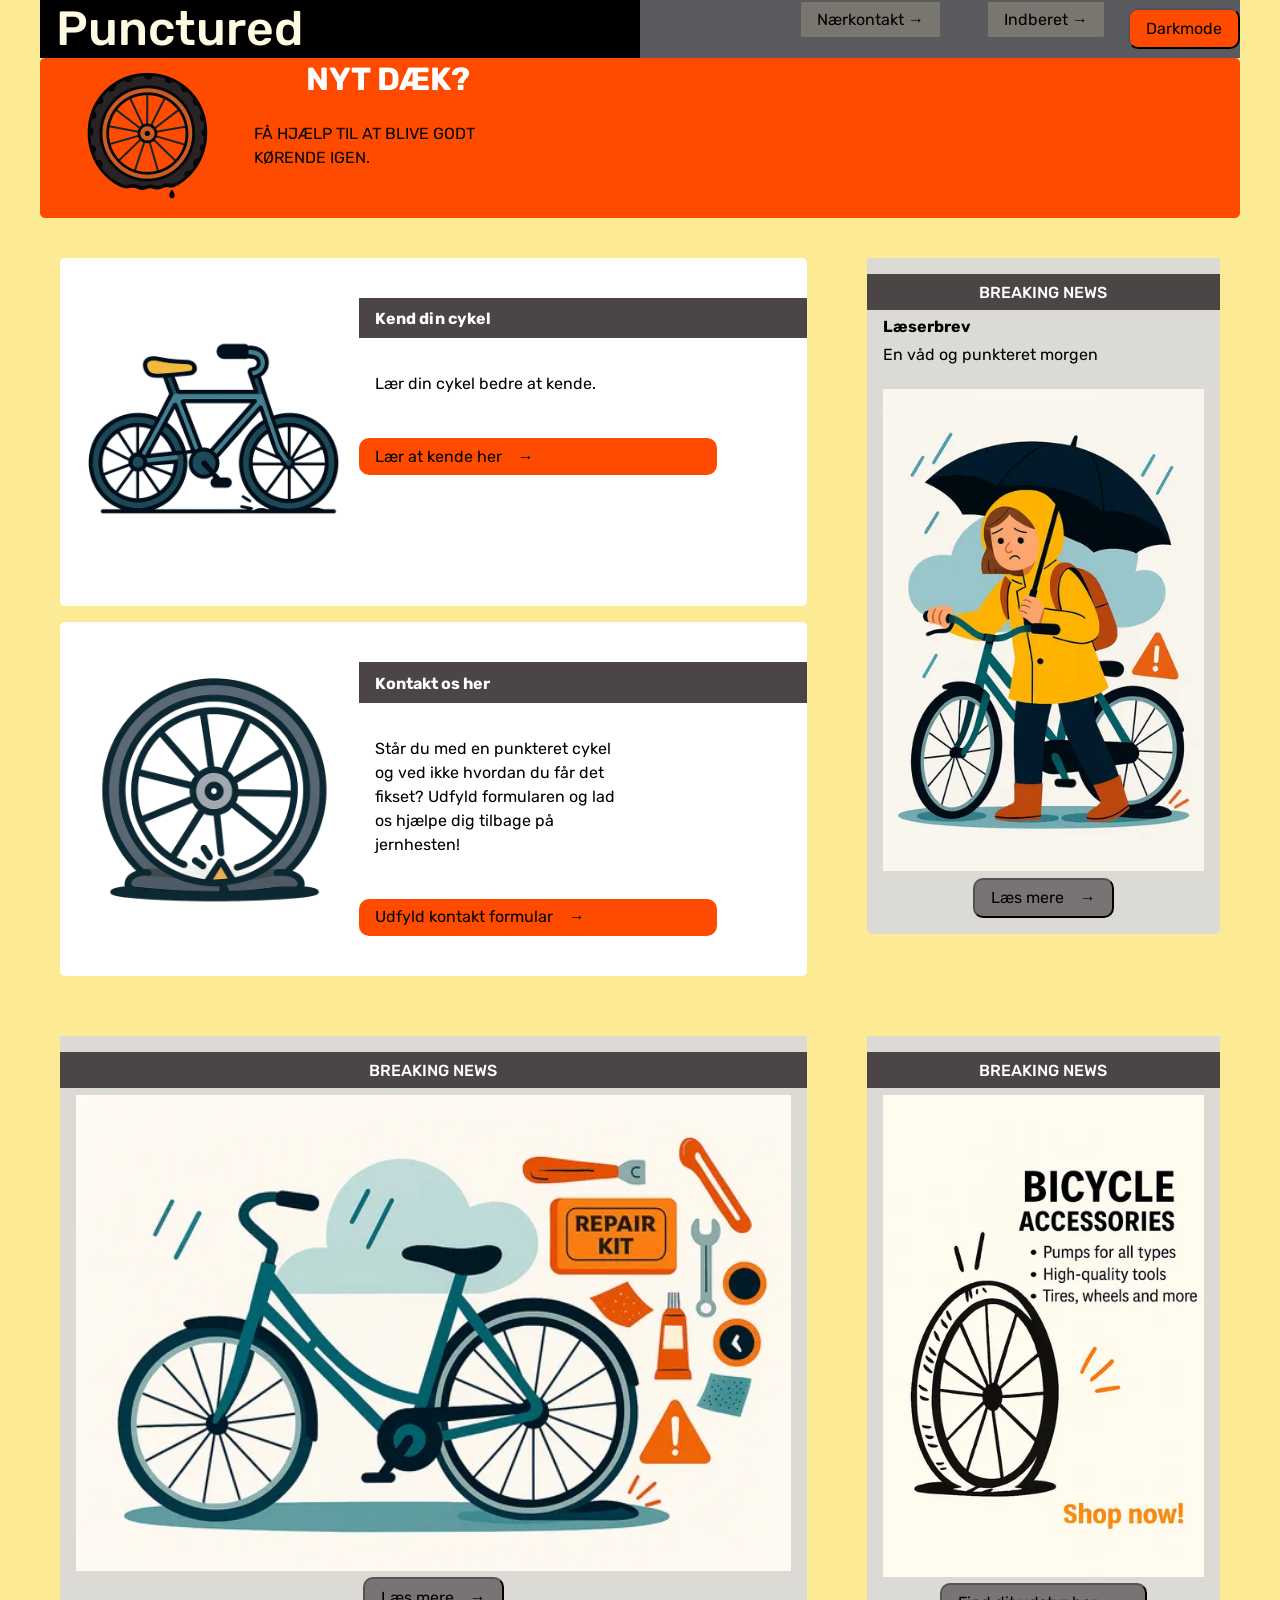
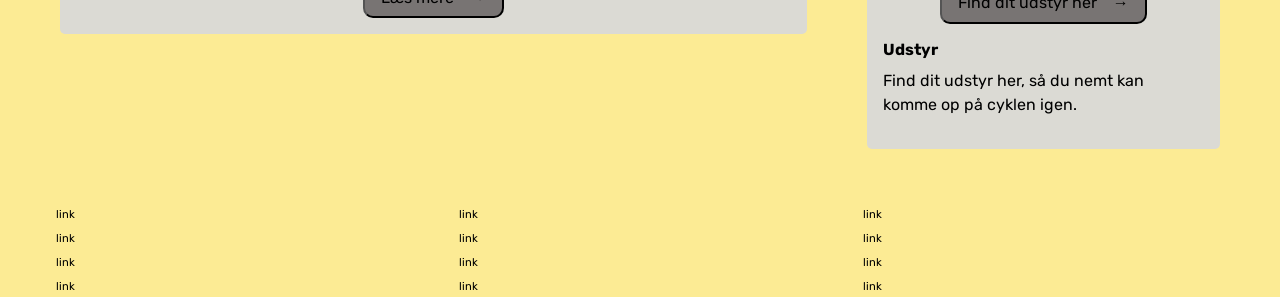
<file: index.html>
<!DOCTYPE html>
<html lang="en">
  <head>
    <meta charset="UTF-8" />
    <meta http-equiv="X-UA-Compatible" content="IE=edge" />
    <meta name="viewport" content="width=device-width, initial-scale=1.0" />
    <link rel="stylesheet" href="css/reset.css" />
    <link rel="stylesheet" href="css/custom.css" />
    <link rel="stylesheet" href="css/fonts.css" />
    <link rel="stylesheet" href="css/general.css" />
    <link rel="stylesheet" href="css/layout.css" />
    <link rel="stylesheet" href="css/burger.css" />
    <link rel="stylesheet" href="css/cards.css" />
    <link rel="stylesheet" href="css/popover.css" />
    <link rel="icon" type="image/png" href="img/fav.png" />
    <title>Emergency Site</title>
  </head>
  <body id="frontpage">
    <header>
      <nav>
        <div id="logotype-wrapper" class="logo">
          <a href="index.html"> Punctured </a>
        </div>
        <ul class="menu">
          <li><a class="menuItem" href="instruction.html">Nærkontakt </a></li>
          <li><a class="menuItem" href="register.html">Indberet</a></li>
          <button id="toggle">Darkmode</button>
        </ul>
        <button class="burger">
          <span class="line"></span>
          <span class="line"></span>
          <span class="line"></span>
        </button>
      </nav>
    </header>
    <main>
      <div class="layout-wrapper">
        <section id="main-disclamer">
          <img src="img/dæk.webp" alt="ICON" class="img1" />
          <div>
            <h1>NYT DÆK?</h1>
            <p>FÅ HJÆLP TIL AT BLIVE GODT KØRENDE IGEN.</p>
          </div>
        </section>
        <section id="daily">
          <article class="daily_card">
            <img src="img/cykel.webp" alt="teaser_img" />
            <div class="daily_text">
              <h2>Kend din cykel</h2>
              <p>Lær din cykel bedre at kende.</p>
              <a href="instruction.html" class="cta_btn">Lær at kende her</a>
            </div>
          </article>
          <article class="daily_card">
            <img src="img/formular.webp" alt="teaser_img" />
            <div class="daily_text">
              <h2>Kontakt os her</h2>
              <p>Står du med en punkteret cykel og ved ikke hvordan du får det fikset? Udfyld formularen og lad os hjælpe dig tilbage på jernhesten!</p>
              <a href="register.html" class="cta_btn">Udfyld kontakt formular</a>
            </div>
          </article>
        </section>

        <section id="Guide">
          <article class="news_card">
            <h2>Læserbrev</h2>
            <p>En våd og punkteret morgen</p>
            <img src="img/punkteret.webp" alt="news_img" />
            <button class="cta_btn" popovertarget="news_popover1">Læs mere</button>
            <div popover id="news_popover1">
              <h4>En våd og punkteret morgen</h4>
              <time class="newsDate">13. APRIL 2025 – KL. 07:14</time>
              <p>
                Tirsdag morgen startede som enhver anden – med kaffe i hånden og cykelhjelmen spændt. Men da jeg trillede ud i regnvejret på vej mod studiet, mærkede jeg hurtigt, at noget var galt. Baghjulet føltes tungt, og da jeg kiggede ned, var
                det tydeligt: punktering. Midt på brostenene, med regnen silende ned, stod jeg og stirrede på et fladt dæk og en lang vej foran mig. Der var ingen cykelhandler i nærheden, og jeg havde ikke tid til at vente på hjælp. Så jeg gjorde det
                eneste mulige – jeg slæbte cyklen med mig. I regnjakke og våde sko traskede jeg gennem byen, mens vandet samlede sig i hælene og humøret sank. Det føltes som en evighed, og da jeg endelig nåede frem, var jeg både gennemblødt og
                forsinket. Det slog mig, hvor sårbar man er, når cyklen svigter – især i et land hvor vi er afhængige af den hver dag. Måske er det på tide, at vi får flere offentlige reparationsstationer eller bedre adgang til nødservice. For en
                punktering bør ikke ødelægge en hel dag.
              </p>
              <button popovertarget="news_popover1">Luk</button>
            </div>
          </article>
        </section>

        <section id="Guide til reperation af cykeldæk">
          <article class="news_card">
            <img src="img/repair.webp" width="10" alt="news_img" />
            <button class="cta_btn" popovertarget="news_popover2">Læs mere</button>
            <div popover id="news_popover2">
              <h4>Guide</h4>
              <p>Udstyr du skal bruge:</p>
              <nav>
                <ol>
                  <li>Dækjern (2 stk)</li>
                  <li>Lappegrej (lapper, sandpapir, lim)</li>
                  <li>Cykelpumpe</li>
                  <li>Vandskål eller sæbevand</li>
                  <li>Markeringspen (valgfrit)</li>
                  <li>Eventuelt en ny slange, hvis den gamle er for beskadiget</li>
                </ol>
              </nav>

              <h3>Sådan gør du:</h3>
              <nav>
                <ol>
                  <li>Tag hjulet af cyklen Hvis det er baghjulet, skal du måske løsne kæden. Læg cyklen på hovedet for nem adgang.</li>
                  <li>Fjern dækket fra fælgen Brug dækjernene til forsigtigt at lirke dækket af. Start ét sted og arbejd dig rundt.</li>
                  <li>Tag slangen ud Når dækket er løsnet, træk slangen ud og pust lidt luft i den.</li>
                  <li>Find hullet Dyp slangen i vand eller brug sæbevand – bobler viser hvor hullet er. Marker stedet.</li>
                  <li>Forbered og lap hullet Tør området og brug sandpapir til at gøre det ru. Påfør lim og vent 1 minut. Tryk lappen fast og hold den i 1-2 minutter.</li>
                  <li>Tjek lappen Pust slangen op og tjek for luftlækage. Hvis alt er tæt, er du klar.</li>
                  <li>Monter slangen og dækket igen Læg slangen tilbage i dækket, og brug dækjernene til at få dækket på plads. Pust op til korrekt tryk.</li>
                  <li>Sæt hjulet på cyklen Sørg for at kæden og bremser sidder korrekt.</li>
                  <li>Med lidt øvelse kan du klare det på 15–20 minutter. Det sparer både tid og penge – og du slipper for at slæbe cyklen i regnvejr!</li>
                </ol>
              </nav>
              <button popovertarget="news_popover2">Luk</button>
            </div>
          </article>
        </section>
        <section id="Stort udvalg af cykeludstyr">
          <article class="news_card">
            <img src="img/salg.webp" alt="Udstyr" />
            <button class="cta_btn" popovertarget="news_popover3">Find dit udstyr her</button>
            <h3>Udstyr</h3>
            <p>Find dit udstyr her, så du nemt kan komme op på cyklen igen.</p>
            <div popover id="news_popover3">
              <nav>
                <h3>Klar til alle cykeldage – med det rigtige udstyr!</h3>
                <p>
                  Uanset om du pendler til studiet, cruiser gennem byen eller tager på weekendtur, er det rigtige cykeludstyr nøglen til en god oplevelse. Hos os finder du alt, hvad du har brug for – samlet ét sted. Vi ved, at cyklen er mere end bare
                  transport. Den er frihed, bevægelse og bæredygtighed. Men friheden kræver forberedelse. Derfor har vi samlet et udvalg af praktisk, slidstærkt og stilfuldt cykeludstyr, der gør din hverdag lettere – og din cykeltur sjovere. Værktøj
                  og reparationssæt – så du aldrig står alene med en punktering. Regnjakker og reflekser – fordi vejret ikke skal stoppe dig. 💡 Lygter og hjelme – for sikkerhed og synlighed, dag og nat. Pumper, dækjern og lapper – til tasken, skuret
                  eller studiet. Alt vores udstyr er testet af cyklister – til cyklister. Vi går op i kvalitet, funktion og design, og vi hjælper dig gerne med at finde det, der passer til netop din cykel og dine behov. Og ja – vi har også
                  startpakker til nye cyklister, så du kommer godt i gang uden at glemme det vigtigste. Kom forbi butikken, eller besøg os online. Vi har åbent alle ugens dage, og vi står klar med råd, vejledning og gode tilbud. Cyklen er din ven –
                  udstyret er din sikkerhed. Gør din næste tur bedre med det rigtige gear.
                </p>
              </nav>
              <button popovertarget="news_popover3">Luk</button>
            </div>
          </article>
        </section>
      </div>
    </main>

    <footer>
      <nav class="some">
        <ul>
          <li><a href="">link</a></li>
          <li><a href="">link</a></li>
          <li><a href="">link</a></li>
          <li><a href="">link</a></li>
        </ul>
      </nav>
      <nav class="another">
        <ul>
          <li><a href="">link</a></li>
          <li><a href="">link</a></li>
          <li><a href="">link</a></li>
          <li><a href="">link</a></li>
        </ul>
      </nav>
      <nav class="yetanother">
        <ul>
          <li><a href="">link</a></li>
          <li><a href="">link</a></li>
          <li><a href="">link</a></li>
          <li><a href="">link</a></li>
        </ul>
      </nav>
    </footer>
    <script src="js/burger.js"></script>
    <script src="js/main.js"></script>
  </body>
</html>
</file>
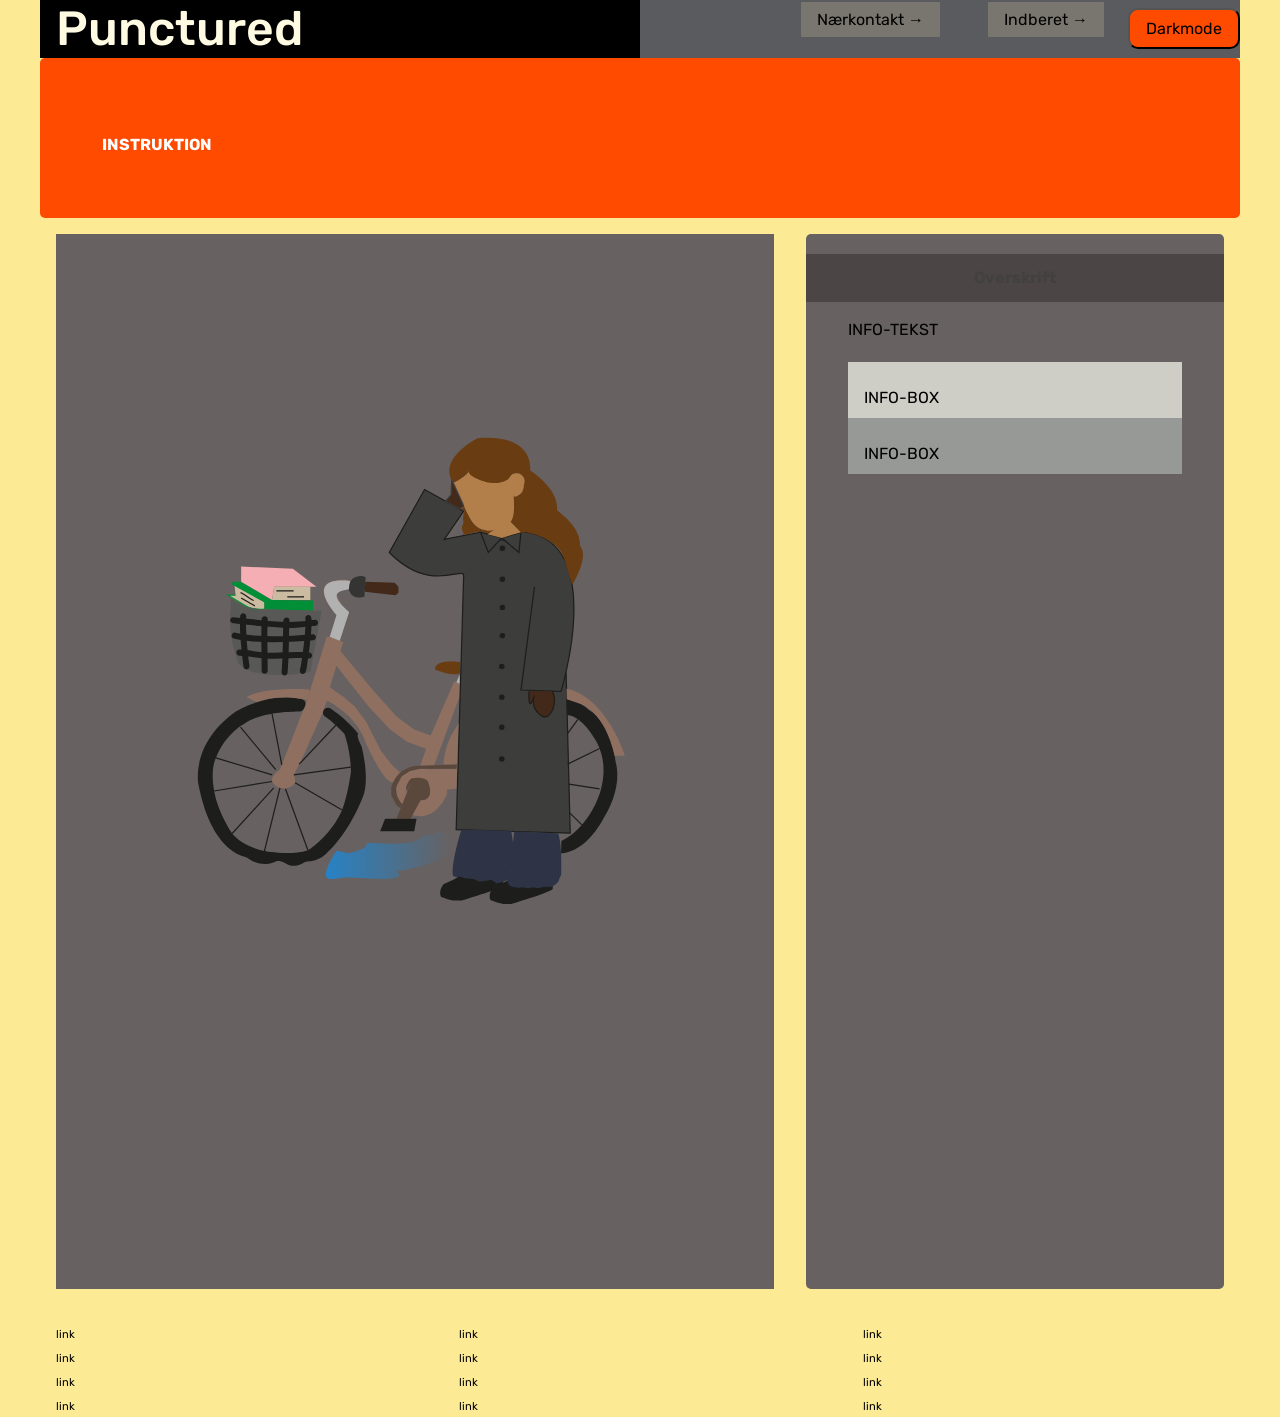
<file: instruction.html>
<!DOCTYPE html>
<html lang="en">
  <head>
    <meta charset="UTF-8" />
    <meta http-equiv="X-UA-Compatible" content="IE=edge" />
    <meta name="viewport" content="width=device-width, initial-scale=1.0" />
    <link rel="stylesheet" href="css/reset.css" />
    <link rel="stylesheet" href="css/custom.css" />
    <link rel="stylesheet" href="css/fonts.css" />
    <link rel="stylesheet" href="css/general.css" />
    <link rel="stylesheet" href="css/layout.css" />
    <link rel="stylesheet" href="css/burger.css" />
    <link rel="stylesheet" href="css/cards.css" />
    <link rel="stylesheet" href="css/infographic.css" />
    <link rel="icon" type="image/png" href="img/fav.png" />
    <title>Emergency Site</title>
  </head>
  <body id="instruction">
    <header>
      <nav>
        <div id="logotype-wrapper" class="logo">
          <a href="index.html"> Punctured</a>
        </div>
        <ul class="menu">
          <li><a class="menuItem" href="instruction.html">Nærkontakt </a></li>
          <li><a class="menuItem" href="register.html">Indberet</a></li>
          <button id="toggle">Darkmode</button>
        </ul>
        <button class="burger">
          <span class="line"></span>
          <span class="line"></span>
          <span class="line"></span>
        </button>
      </nav>
    </header>

    <main>
      <section id="main-disclamer">
        <div>
          <h1>INSTRUKTION</h1>
        </div>
      </section>

      <section class="info-graphic">
        <svg id="Lag_1" xmlns="http://www.w3.org/2000/svg" xmlns:xlink="http://www.w3.org/1999/xlink" version="1.1" viewBox="0 0 595.28 841.89">
          <!-- Generator: Adobe Illustrator 30.0.0, SVG Export Plug-In . SVG Version: 2.1.1 Build 123)  -->
          <defs>
            <style>
              .st0,
              .st1,
              .st2,
              .st3 {
                fill: none;
              }

              .st4 {
                fill: #2fac66;
              }

              .st5 {
                fill: #2e3445;
              }

              .st6,
              .st7,
              .st8,
              .st1,
              .st2,
              .st3,
              .st9,
              .st10,
              .st11 {
                stroke-miterlimit: 10;
              }

              .st6,
              .st12,
              .st9 {
                fill: #432919;
              }

              .st6,
              .st10 {
                stroke: #3d3d3c;
              }

              .st7,
              .st13 {
                fill: #8f7060;
              }

              .st7,
              .st8,
              .st3,
              .st9,
              .st11 {
                stroke: #1d1d1b;
              }

              .st14,
              .st10 {
                fill: #1d1d1b;
              }

              .st15 {
                fill: #f5aeb4;
              }

              .st16 {
                fill: #b1b1b1;
              }

              .st17 {
                fill: #b27f4a;
              }

              .st8,
              .st18 {
                fill: #3d3d3c;
              }

              .st1 {
                stroke: #585857;
              }

              .st19 {
                fill: #693c11;
              }

              .st20 {
                fill: #008e36;
              }

              .st21 {
                fill: url(#Falmende_himmel_2);
              }

              .st2 {
                stroke: #008e36;
              }

              .st22 {
                fill: #585857;
              }

              .st23 {
                fill: #cbbba0;
              }

              .st24 {
                fill: #343433;
              }

              .st11 {
                fill: #521f13;
              }

              .st25 {
                fill: #5b483c;
              }
            </style>
            <linearGradient id="Falmende_himmel_2" data-name="Falmende himmel 2" x1="223.8" y1="498.13" x2="328.85" y2="498.13" gradientUnits="userSpaceOnUse">
              <stop offset="0" stop-color="#2782c5" />
              <stop offset="1" stop-color="#2782c5" stop-opacity="0" />
            </linearGradient>
          </defs>
          <path class="st11" d="M121.05,546.5" />
          <path
            class="st13"
            d="M243.8,271.07l-2.42-.88c-30.89-.88-15.59,20.1-15.59,20.1l6.81,8.95-5.6,18.19h-2.57l-16.2,52.36-22.56,57.79c-14.99,10.12.61,15.25,0,15.11s4.54.73,4.54.73l5.3-2.05,2.73-2.93-.3-3.96-.76-2.64,6.22-12.29,16.92-37.6,4.48-11.81c26.12,14.22,31.1,33.02,31.1,33.02,21.39,47.96,26.62,32.54,26.62,32.54,2.99-5.06,3.23-5.3,3.23-5.3l-7.46-6.99-8.96-11.57-6.97-13.74-5.22-10.36-9.45-12.53-9.7-8.44-10.95-7.47,5.41-17.83,26.18,33.02,18.16,19.52,14.18,10.36,15.92,5.78-4.98,14.22h11.44l24.63-66.52-7.71-3.62-19.65,45.07-13.68-5.06-14.68-10.85-19.9-22.41-26.62-31.81,2.49-6.99-2.99-1.45,7.21-22.17c-15.17-20.49-8.96-20-8.96-20l9.7-.96.61-6.52Z"
          />
          <path class="st0" d="M242.9,337.73" />
          <path class="st16" d="M226.99,317.42l8.24,3.3,7.81-24c-22.4-18.88-1.25-17.31.15-19.14l.61-6.52c-40.92-4.39-11.2,28.16-11.2,28.16l-5.6,18.19Z" />
          <path class="st24" d="M256.71,267.98l-2.6-.97c-13.2-.78-10.92,12.4-10.92,12.4,3.72,8.53,12.52,4.46,12.52,4.46l1-15.89Z" />
          <polyline class="st12" points="256.48 271.66 280.71 272.63 283.91 275.91 283.91 280.77 281.51 282.9 255.95 280.01" />
          <path
            class="st8"
            d="M422.89,346.27l3.46,133.9-94.57-2.92,6.2-210.27c.7-9.36-26.86,15.77-61.64-19.5l29.22-52.18,32.42,17.91-16.08,23.32,30.09-5.83c-4.35-3.46,17.83,16.11,33.53,0h3.87c67.49,9.16,29.23,132.02,29.23,132.02l-7.74-.29-25.36-.96,11.18-85.56"
          />
          <polygon class="st8" points="369.6 235.4 383.79 247.48 385.51 230.7 369.6 235.4" />
          <polygon class="st8" points="369.6 235.4 358.42 247.48 351.97 230.7 369.6 235.4" />
          <path class="st18" d="M370.1,249.13c3.22,0,3.22-5,0-5s-3.22,5,0,5h0Z" />
          <path class="st18" d="M369.19,252.69c3.22,0,3.22-5,0-5s-3.22,5,0,5h0Z" />
          <path class="st9" d="M411.37,362.42c4.01,6.37,1.12,16.12-2.22,19.44-6.12,6.65-12.54-5.78-12.54-5.78-1.79-5.21,0-9.98,0-9.98-4.92,14.96-4.84.65-4.33-3.67" />
          <ellipse class="st10" cx="370.1" cy="243.95" rx="2.77" ry="2.69" />
          <ellipse class="st10" cx="369.6" cy="392.36" rx="2.77" ry="2.69" />
          <ellipse class="st10" cx="369.6" cy="418.6" rx="2.77" ry="2.69" />
          <ellipse class="st10" cx="370.1" cy="269.67" rx="2.77" ry="2.69" />
          <ellipse class="st10" cx="369.6" cy="341.9" rx="2.77" ry="2.69" />
          <ellipse class="st10" cx="370.1" cy="293.01" rx="2.77" ry="2.69" />
          <ellipse class="st10" cx="369.6" cy="367.46" rx="2.77" ry="2.69" />
          <ellipse class="st10" cx="370.1" cy="316.35" rx="2.77" ry="2.69" />
          <polygon class="st6" points="337.97 209.17 334.56 211.32 323.01 204.94 327.58 199.81 328.05 187.27 337.97 209.17" />
          <path class="st22" d="M144.75,290.32v5.37c-2.86,20.36,6.44,43.52,6.44,43.52,14.3,16.67,59.71,7.32,59.71,7.32l9.3-50.84c-64,11.01-75.44-5.37-75.44-5.37Z" />
          <path id "wheel" class="st14"
          d="M206.71,301.72c.29,2.62.17,5.3.03,7.93-.19,3.61-.53,7.22-.91,10.82-.74,6.96-1.52,12.86-2.63,19.72-.18,1.09-.36,2.18-.56,3.27-.06.33-.14.66-.2.98-.02.11-.07.22-.08.33,0,.03-.03.06-.03.09-.05-.33.86-1.22,1.1-1.38l1.26-.34h0c.42.11.84.23,1.26.34h0c.3.3.6.59.9.89.3.54.29,1.73.34.71.02-.43.07-.86.12-1.29.14-1.34-1.25-2.5-2.5-2.5-1.47,0-2.36,1.15-2.5,2.5-.08.79-.25,1.69-.04,2.48.42,1.57,2.29,2.36,3.7,1.53.68-.4,1.03-1.05,1.24-1.77.62-2.1.82-4.41,1.15-6.58,1.34-8.67,2.47-17.39,3.15-26.14.29-3.82.64-7.76.21-11.58-.15-1.34-1.04-2.5-2.5-2.5-1.23,0-2.65,1.15-2.5,2.5h0Z"
          />
          <path class="st1" d="M173,324.77" />
          <path class="st1" d="M204.8,326.14" />
          <path class="st14" d="M188.57,303.69c-.67,14.43-.26,28.92-1.55,43.32-.12,1.35,1.24,2.5,2.5,2.5,1.45,0,2.38-1.15,2.5-2.5,1.29-14.39.88-28.89,1.55-43.32.15-3.22-4.85-3.21-5,0h0Z" />
          <path class="st14" d="M170.5,302.8c-.7,14.25.11,28.53,0,42.79-.03,3.22,4.97,3.22,5,0,.11-14.26-.7-28.54,0-42.79.16-3.22-4.84-3.21-5,0h0Z" />
          <path
            class="st14"
            d="M152.69,300.38c-.48,6.98-.01,14.05.52,21.01s1.25,14.16,2.33,21.18c.21,1.34,1.88,2.07,3.08,1.75,1.43-.39,1.95-1.74,1.75-3.08-.99-6.46-1.68-13.44-2.18-20.22s-.96-13.79-.49-20.64c.09-1.35-1.22-2.5-2.5-2.5-1.43,0-2.41,1.15-2.5,2.5h0Z"
          />
          <path
            class="st14"
            d="M146.91,306.19c8.32.84,16.64,1.69,24.96,2.5s16.53,1.48,24.82,1.29c4.76-.11,9.5-.54,14.19-1.3,2-.33,2.22-2.91,1.1-4.18l-.02-.02.39,3.03v-.02c-.29.3-.59.6-.89.9-.53.19-.67.26-.41.19-.48.06-.57.07-.28.04.24-.01.49-.04.73-.06.58-.04,1.17-.07,1.76-.11,1.27-.08,3.05-.07,3.68-1.44.5-1.08.4-2.13-.39-3.03l-.02-.02c-.89-1.01-2.62-.91-3.54,0-1.01,1.01-.89,2.52,0,3.54l.02.02-.39-3.03v.02c.29-.3.59-.6.89-.9.53-.19.67-.26.41-.19.48-.06.57-.07.28-.04-.24.01-.49.04-.73.06-.58.04-1.17.07-1.76.11-1.27.08-3.05.07-3.68,1.44-.5,1.08-.4,2.13.39,3.03l.02.02,1.1-4.18c-16.1,2.63-32.59.35-48.68-1.26l-13.98-1.4c-1.35-.14-2.5,1.25-2.5,2.5,0,1.46,1.15,2.36,2.5,2.5h0Z"
          />
          <path
            class="st14"
            d="M213.05,315.25c-16.86,1.25-33.88,2.61-50.76.92-4.58-.46-9.12-1.19-13.61-2.24-3.13-.73-4.47,4.09-1.33,4.82,16.71,3.89,34.08,3.55,51.09,2.52,4.87-.3,9.73-.66,14.6-1.02,1.35-.1,2.5-1.08,2.5-2.5,0-1.28-1.15-2.6-2.5-2.5h0Z"
          />
          <path
            class="st14"
            d="M209.8,330.29c-14.78-1.07-29.67,1.62-44.37-.81-4.49-.74-8.95-1.47-13.51-1.48-3.22,0-3.22,4.99,0,5,7.27.02,14.31,1.99,21.55,2.35s14.53-.01,21.8-.25c4.85-.16,9.69-.16,14.53.19,1.35.1,2.5-1.22,2.5-2.5,0-1.43-1.15-2.4-2.5-2.5h0Z"
          />
          <path class="st23" d="M142.6,282.9l12.43,7.41c1.28,4.48,17.73,4.29,17.73,4.29v-5.85l-24.74-14.65.83,8.8h-6.25Z" />
          <path class="st20" d="M153.48,271.66h-4.64c-4.84-.1-3.02,2.44-3.02,2.44l26.94,14.65v5.85l40.29,1.08v-8.31l-33.91-.59c-8.55-5.04-17.1-10.09-25.65-15.13Z" />
          <path class="st0" d="M152.19,280.39c3.62,2.56,7.47,4.81,11.48,6.73-.84-.37-1.69-.74-2.53-1.11" />
          <path class="st3" d="M153.51,285.18c3.24,1.86,8.21,4.84,11.45,6.69" />
          <path class="st3" d="M152.98,280.76c1.8.89-3.09-2.34,9.53,5.89-.39-.02,1.55.49,1.16.47" />
          <path class="st23" d="M156.49,261.03" />
          <polyline id="book" class="st15" points="153.51 259.13 196.41 261.03 215.91 275.91 180.86 275.87 179.13 286.8 153.48 271.66" />

          <polygon class="st23" points="210.84 286.8 210.86 275.91 180.86 275.87 179.13 286.8 210.84 286.8" />
          <path class="st3" d="M182.7,279.28c4.76,0,9.53.02,14.29.02" />
          <path class="st3" d="M191.76,284.25c4.42.13,8.83.14,13.25.02-.01-.24-.02-.49-.04-.73" />
          <path class="st2" d="M142.2,283.34" />
          <path class="st2" d="M148.84,282.9h-6.25l12.43,7.41c6.44,4.91,19.2,4.7,17.86,3.8" />
          <path class="st17" d="M144.21,288.53" />
          <path class="st22" d="M144.75,290.32v-5.14c12.55,10.34,28,9.43,28,9.43l47.43,1.08c-22.35,8.39-63.76,2.16-63.7.9-5.92.34-11.82-6.13-11.73-6.28Z" />
          <path
            class="st5"
            d="M416.59,480.17v1.11c2.64,8.03,2.49,25.85,2.33,32.38-.04,1.77-.9,3.43-2.35,4.51-.82.61-1.71,1.22-2.45,1.71-1.25.83-2.77,1.19-4.27.97-.34-.05-.67-.11-.98-.17-.98-.19-1.98-.14-2.94.14-1.19.35-2.84.62-3.96.78-.69.1-1.39.11-2.07-.02-2.59-.49-4.39-.16-5.18.04-.55.15-1.11.19-1.68.17-1.39-.05-3.2-.33-4.24-.5-.58-.1-1.16-.06-1.74.03-3.3.51-6.7-.42-6.7-.42-.22-.05-.44-.12-.65-.19-2.74-1.01-4.16-4.01-3.44-6.77.18-.7.37-1.2.47-1.45.05-.13.1-.26.14-.39l.82-2.49c1.01-5.03-1.27,19.88,1.01-5.03,2.28-24.91,37.89-24.43,37.89-24.43Z"
          />
          <path class="st17" d="M377.72,478.67l-3.3,30.96,3.3-30.96Z" />
          <polyline class="st5" points="413.82 480.17 379.94 478.88 376.16 511.32" />
          <path class="st5" d="M373.94,478.67l2.13,14.14-3.55,24.79c-3.58,3.38-10.68,4.22-10.68,4.22l-4.52-3.02c-3.55.94-9.35,1.56-9.35,1.56l-4.84-1.87-3.55-.62c-4.52,0-10.32-2.19-10.32-2.19-2.26-9.37,6.79-38.28,6.79-38.28" />
          <path class="st5" d="M392.49,499.6" />
          <path class="st14" d="M411.84,519.52v6.92c-4.53,3.63-34.12,12.39-34.12,12.39h-6.79c-4.19-.43-10.8-3.2-10.8-3.2-2.2-5.13,2.2-10.25,2.2-10.25,15.31-6.76,13.28-7.66,15.31-6.76" />
          <line class="st24" x1="388.35" y1="525.8" x2="379.61" y2="530.93" />
          <path
            id="wheel"
            class="st14"
            d="M205.72,376.66l.94-2.4c.9-2.3-.52-4.81-2.99-5.38-26-6.05-52.04,9.01-54.24,10.32-.1.06-.2.12-.29.19-37.49,26.37-31.18,59.7-31.18,59.7,9.89,52.55,34.04,59.81,39.09,60.77.67.13,1.28.44,1.82.85,10.95,8.46,22.05,3.52,22.05,3.52,4.11-2.76,10.19,1.43,10.19,1.43,6.21,3.47,12.58.16,14.97-1.37.68-.43,1.47-.63,2.28-.62,10.41.21,16.54-7.42,16.54-7.42,18.35-17.16,28.47-43.67,28.47-43.67,7.38-14.16.99-40.44.1-43.92-.06-.25-.16-.5-.27-.74-7.59-15.73,2.63-4.64-7.74-15.89-6.38-6.94-13.2-12.06-17.53-15-2.25-1.52-5.36-.57-6.31,1.92h0c-.68,1.79.04,3.77,1.68,4.8,5.3,3.34,12.97,11.14,15.2,13.45.42.43.73.94.92,1.5,4.97,14.67,5.1,28.39,5.09,30.46,0,.18-.01.35-.04.53-2.85,20.67-7.24,31.21-7.24,31.21-8.56,19.45-24.32,30.83-27.32,32.87-.32.22-.67.39-1.04.52-14.57,4.92-36.08.73-36.08.73-18.17-4.02-25.7-13.2-26.59-14.35-.06-.08-.11-.15-.16-.23-10.38-15.53-13.85-30.17-13.85-30.17-5.38-22.07.32-32.49.32-32.49,8.86-21.46,24.01-28.51,24.01-28.51,12.51-9.07,37.02-9.98,45.33-10.01,1.72,0,3.26-1.05,3.87-2.61Z"
          />
          <path
            id="wheel"
            class="st14"
            d="M423.48,369.15l.34,13.06c13.5,1.1,24.69,22.79,24.69,22.79,13.2,25.58-1.72,52-1.72,52-11.77,23.63-27.79,29.47-27.79,29.47l-.24,10.56c22-1.66,35.2-29.19,35.2-29.19,16.93-27.25,10.05-46.55,10.05-46.55-.24-1.87-.52-3.66-.83-5.37-5.54-30.87-21.1-37.61-21.1-37.61-7.06-7.51-18.59-9.15-18.59-9.15Z"
          />
          <path class="st13" d="M471.75,415.91h-8.58c-8.36-36.77-28.05-42.79-28.05-42.79l-11.65-3.97-.22-8.64c33,6.4,48.5,55.4,48.5,55.4Z" />
          <path class="st13" d="M208.22,369.78l-4.55-.9c-24.94-3.93-36.92,2.69-36.92,2.69l-8.8-4.11c14.46-8.9,51.43-6.4,51.43-6.4,0,0,1,1.76,1.21,1.09" />
          <path class="st13" d="M139.69,362.42" />
          <line class="st7" x1="152.98" y1="392.27" x2="182.2" y2="427.57" />
          <line class="st7" x1="179.13" y1="381.17" x2="187.22" y2="423.6" />
          <line class="st7" x1="201.65" y1="422.97" x2="232.98" y2="389.68" />
          <line class="st7" x1="244.4" y1="425.36" x2="197.17" y2="431.83" />
          <line class="st7" x1="237.23" y1="460.91" x2="198.23" y2="438.43" />
          <line class="st7" x1="208.87" y1="494.3" x2="190.2" y2="443.42" />
          <line class="st7" x1="172.79" y1="495.03" x2="185.66" y2="442.68" />
          <line class="st7" x1="146.04" y1="480.45" x2="180.53" y2="442.68" />
          <line class="st7" x1="131.11" y1="445.22" x2="179.13" y2="437.33" />
          <line class="st7" x1="132.51" y1="417.79" x2="179.27" y2="431.83" />
          <line class="st7" x1="432.69" y1="385.76" x2="424.21" y2="397.41" />
          <line class="st7" x1="450.7" y1="409.92" x2="424.21" y2="422.97" />
          <line class="st7" x1="450.7" y1="443.42" x2="425.29" y2="439.49" />
          <line class="st7" x1="435.98" y1="473.33" x2="425.91" y2="463.32" />
          <path
            class="st13"
            d="M332.01,443.42l-7.97.46v4.34l-3.48,6.51-4.98,5.78c-10.12,9.22-21.09,4.19-21.09,4.19,7.5-12.58,7.79-11.88,7.79-11.88,9.67.56,6.64-12.86,6.64-12.86-7.94-11.18-16.77-1.82-16.77-1.82-2.86,5.87-1.27,8.67-1.27,8.67-3.9,9.37-3.59,9.66-3.9,9.37-8.8-8.39-2.6-20.69-2.6-20.69,9.67-11.88,24.24-8.25,24.24-8.25l23.38-.52.43-3.39h-11.11s.14-16.22,10.53-31.06l1.32-2.24.56-.95"
          />
          <path class="st4" d="M328.91,456.17" />
          <path class="st4" d="M318.5,472.28" />
          <path class="st25" d="M332.01,426.71l.43-3.39-30.54,1.04c-19.66-.3-23.93,17.96-23.93,17.96v6.72l4.3,8.09,3.17,2.24,1.55-3.19c-6.89-8.17-4.72-14.83-4.72-14.83l4.36-8.26,6.94-4.49,8.22-1.78,30.22-.1Z" />
          <path class="st25" d="M282.27,468.32h11.7l8.32-15.51c13.55,0,5.72-16.36,5.72-16.36-6.75-3.96-13.86-1.38-13.86-1.38-5.33,6.03-3.55,9.64-3.55,9.64.29,2.08,8.94-18.91.29,2.08" />
          <polygon class="st14" points="298.95 468.32 296.99 478.67 268.73 478.67 272.82 468.32 298.95 468.32" />
          <polygon class="st17" points="375.08 220.16 385.51 230.7 369.6 235.4 357.8 232.25 375.08 220.16" />
          <path
            class="st19"
            d="M328.05,187.27l1.82,2.09,5.29-3.61,6.15-7.41,3.24,4.62,3.9,2.56-1.68-3.71-7.28-6.01s7.97,12.64,16.18,11.47c0,0,3.62,4.21,19.08-.24.46-.13,0,0,1.69-2.34,0,0,7-9.36,14.01,4.91,0,0,.72,14.51-10.19,14.98,0,0-2.85,19.89,9.11,26.12,0,0,27.89,4.3,32.07,22.51,0,0,5.47,6.59,3.78-9.26,0,0,1.45,10.71,5.55,6.24,0,0,14.73-14.73-15.46-37.66,0,0,3.86-15.21-22.22-32.99,0,0,4.59-30.89-43.72-26.79,0,0-31.16,15.91-21.34,34.52,0,0,12.72,3.27,11.2-14.28l-1.28-1.52"
          />
          <polygon class="st19" points="337.82 183.27 342.21 179.63 341.31 178.34 338.06 182.01 337.82 183.27" />
          <path class="st19" d="M380.26,204.58v-.79c2.34.43,5.53-1.8,5.53-1.8,3.47-3.13,3.88-8.45,3.88-8.45,1.13-.78-.41-6.61-.41-6.61l2.67,6.46-1.37,9.47-6.87,3.76-3.43-2.03Z" />
          <polygon class="st17" points="375.08 220.16 374.39 219.35 372.88 221.21 372.46 222.68 375.08 220.16" />
          <path class="st17" d="M447.5,239.09" />
          <line class="st19" x1="380.26" y1="203.79" x2="386.77" y2="200.96" />
          <path
            class="st19"
            d="M351.97,229.91l6.48,1.88,4.28-2.99c-9.51,1.45-13.43-2.61-13.43-2.61-5.36-3.64-7.37-10.49-7.37-10.49-2.04-2.65-3.19-6.02-3.19-6.02l-2.97,1.64,3.11,1.86c-1.35,2.75-1.35,6.97-1.35,6.97.95,2.46-.95,5.8-.95,5.8-.27,3.41,1.39,5.44,1.39,5.44l-.58,1.57,14.59-3.05Z"
          />
          <path class="st19" d="M389.37,230.7h-.65c-2.47.95-3.22,0-3.22,0l-9-9.1c1.25-1.2,2.12-8.95,2.12-8.95.07-.07.19-1.61.19-1.61.07-.17.12-1.18.12-1.18.15-.91.19-2.24.19-2.24.1-.82.16-2.48.16-2.48.04-.2.07-.85.07-.85l.04-.06.87-.08" />
          <path class="st19" d="M434.38,241.26l1.29,2.69c5.23,9.5-7.69,30.56-7.69,30.56l-6.54-21.3,3.78-9.26,9.15-2.69Z" />
          <polygon class="st16" points="331.91 355 334.62 348.94 334.62 356.27 331.91 355" />
          <path class="st19" d="M334.62,348.94v-1.2c-7.57,2.61-20.38-3.15-20.38-3.15-.32-9.37,21-6.13,21-6.13" />
          <path class="st14" d="M370.83,516.74v6.92c-4.53,3.63-34.12,12.39-34.12,12.39h-6.79c-4.19-.43-10.8-3.2-10.8-3.2-2.2-5.13,2.2-10.25,2.2-10.25,15.31-6.76,13.28-7.66,15.31-6.76" />
          <path class="st5" d="M377.47,478.67l2.13,14.14-3.55,24.79c-3.58,3.38-10.68,4.22-10.68,4.22l-4.52-3.02c-3.55.94-9.35,1.56-9.35,1.56l-4.84-1.87-3.55-.62c-4.52,0-10.32-2.19-10.32-2.19-2.26-9.37,6.79-38.28,6.79-38.28" />
          <path
            class="st5"
            d="M414.94,484.16v1.11c2.64,8.03,2.49,25.85,2.33,32.38-.04,1.77-.9,3.43-2.35,4.51-.82.61-1.71,1.22-2.45,1.71-1.25.83-2.77,1.19-4.27.97-.34-.05-.67-.11-.98-.17-.98-.19-1.98-.14-2.94.14-1.19.35-2.84.62-3.96.78-.69.1-1.39.11-2.07-.02-2.59-.49-4.39-.16-5.18.04-.55.15-1.11.19-1.68.17-1.39-.05-3.2-.33-4.24-.5-.58-.1-1.16-.06-1.74.03-3.3.51-6.7-.42-6.7-.42-.22-.05-.44-.12-.65-.19-2.74-1.01-4.16-4.01-3.44-6.77.18-.7.37-1.2.47-1.45.05-.13.1-.26.14-.39l.82-2.49c1.01-5.03-1.27,19.88,1.01-5.03s37.89-24.43,37.89-24.43Z"
          />
          <path class="st14" d="M182.2,509.47" />
          <path class="st14" d="M189.13,515.04" />
          <path class="st14" d="M184.48,507.19" />
          <path class="st14" d="M179.13,509.47" />
          <path class="st14" d="M208.87,511.12l16.95-2.5" />
          <path class="st14" d="M191.12,492.34l7.52-12.85" />
          <path class="st14" d="M187.22,491.7l-5.16-8.57" />
          <path class="st14" d="M198.63,531.32" />
          <path class="st14" d="M187.22,509.87l4.79,8.82" />
          <path class="st16" d="M194.87,485.91" />
          <path class="st17" d="M379.32,200.18" />
          <path class="st19" d="M379.35,204.29l-.03-4.11c1.33,2.51,5.08-.89,5.08-.89l1.11-.91c2.12-1.01,2.38-8.29,2.38-8.29l-.41-5.25,5.39,6.51-2.62,13.95-10.9-1.02Z" />
          <path class="st17" d="M376.81,221.91" />
          <path
            class="st17"
            d="M329.88,189.36l7.94,17.25.92,3.07c1.73,5.68,6.89,13,6.89,13,4.47,6.22,10.54,6.26,10.54,6.26,2.78,1.16,6.57-.14,6.57-.14,13.91-.35,15.93-10.27,15.93-10.27,2.02-6.02.65-18.34.65-18.34,1.36,2.1,3.62,0,3.62,0,5.5-2.27,4.85-8.63,4.85-8.63,2.83-6.58-3.45-9.3-3.45-9.3-5.52-1.94-7.89,2.43-7.89,2.43-2.44,5.25-15.66,4.3-15.66,4.3-11.16-.55-16.24-6.03-16.24-6.03l-2.33-3.33c-1.9,5.05-12.34,9.73-12.34,9.73Z"
          />
          <polygon class="st19" points="329.1 188.47 329.88 189.36 333.36 187.57 339.01 183.7 342.21 180.81 342.21 179.63 329.1 188.47" />
          <path class="st19" d="M374.87,186.54l-.58.38c-12.65,8.29-30.05-3.33-30.05-3.33-.86,0-2.02-2.79-2.02-2.79v-1.18" />
          <line class="st19" x1="369.19" y1="232.96" x2="375.08" y2="230.7" />
          <path
            id="rain"
            class="st21"
            d="M242.73,496.89c30.8-8.06-1.75-9.4,30.8-8.06,32.55,1.34,25.05-6.15,36.42-7.44,11.37-1.28,1.75-6.4,11.37-1.28,9.62,5.11,7.28,14.57,7.28,14.57-16.29,14.29-46.64,16.84-46.64,16.84,0,0,12.35,7.59-16.74,6.55-29.09-1.05-19.99-1.88-35.28.21-15.28,2.1,2.74-23.6,2.74-23.6l10.05,2.22Z"
          />
          <path class="st17" d="M277.97,500.99" />
        </svg>
      </section>
      <section class="info-text">
        <h2>Overskrift</h2>
        <article>
          <p id="infotext" class="placeholder">INFO-TEKST</p>
        </article>
        <aside id="efficiency" class="info-box">INFO-BOX</aside>
        <aside id="requirement" class="info-box">INFO-BOX</aside>
      </section>
    </main>

    <footer>
      <nav class="some">
        <ul>
          <li><a href="">link</a></li>
          <li><a href="">link</a></li>
          <li><a href="">link</a></li>
          <li><a href="">link</a></li>
        </ul>
      </nav>
      <nav class="another">
        <ul>
          <li><a href="">link</a></li>
          <li><a href="">link</a></li>
          <li><a href="">link</a></li>
          <li><a href="">link</a></li>
        </ul>
      </nav>
      <nav class="yetanother">
        <ul>
          <li><a href="">link</a></li>
          <li><a href="">link</a></li>
          <li><a href="">link</a></li>
          <li><a href="">link</a></li>
        </ul>
      </nav>
    </footer>
    <script src="js/burger.js"></script>
    <script src="js/main.js"></script>
  </body>
</html>
</file>
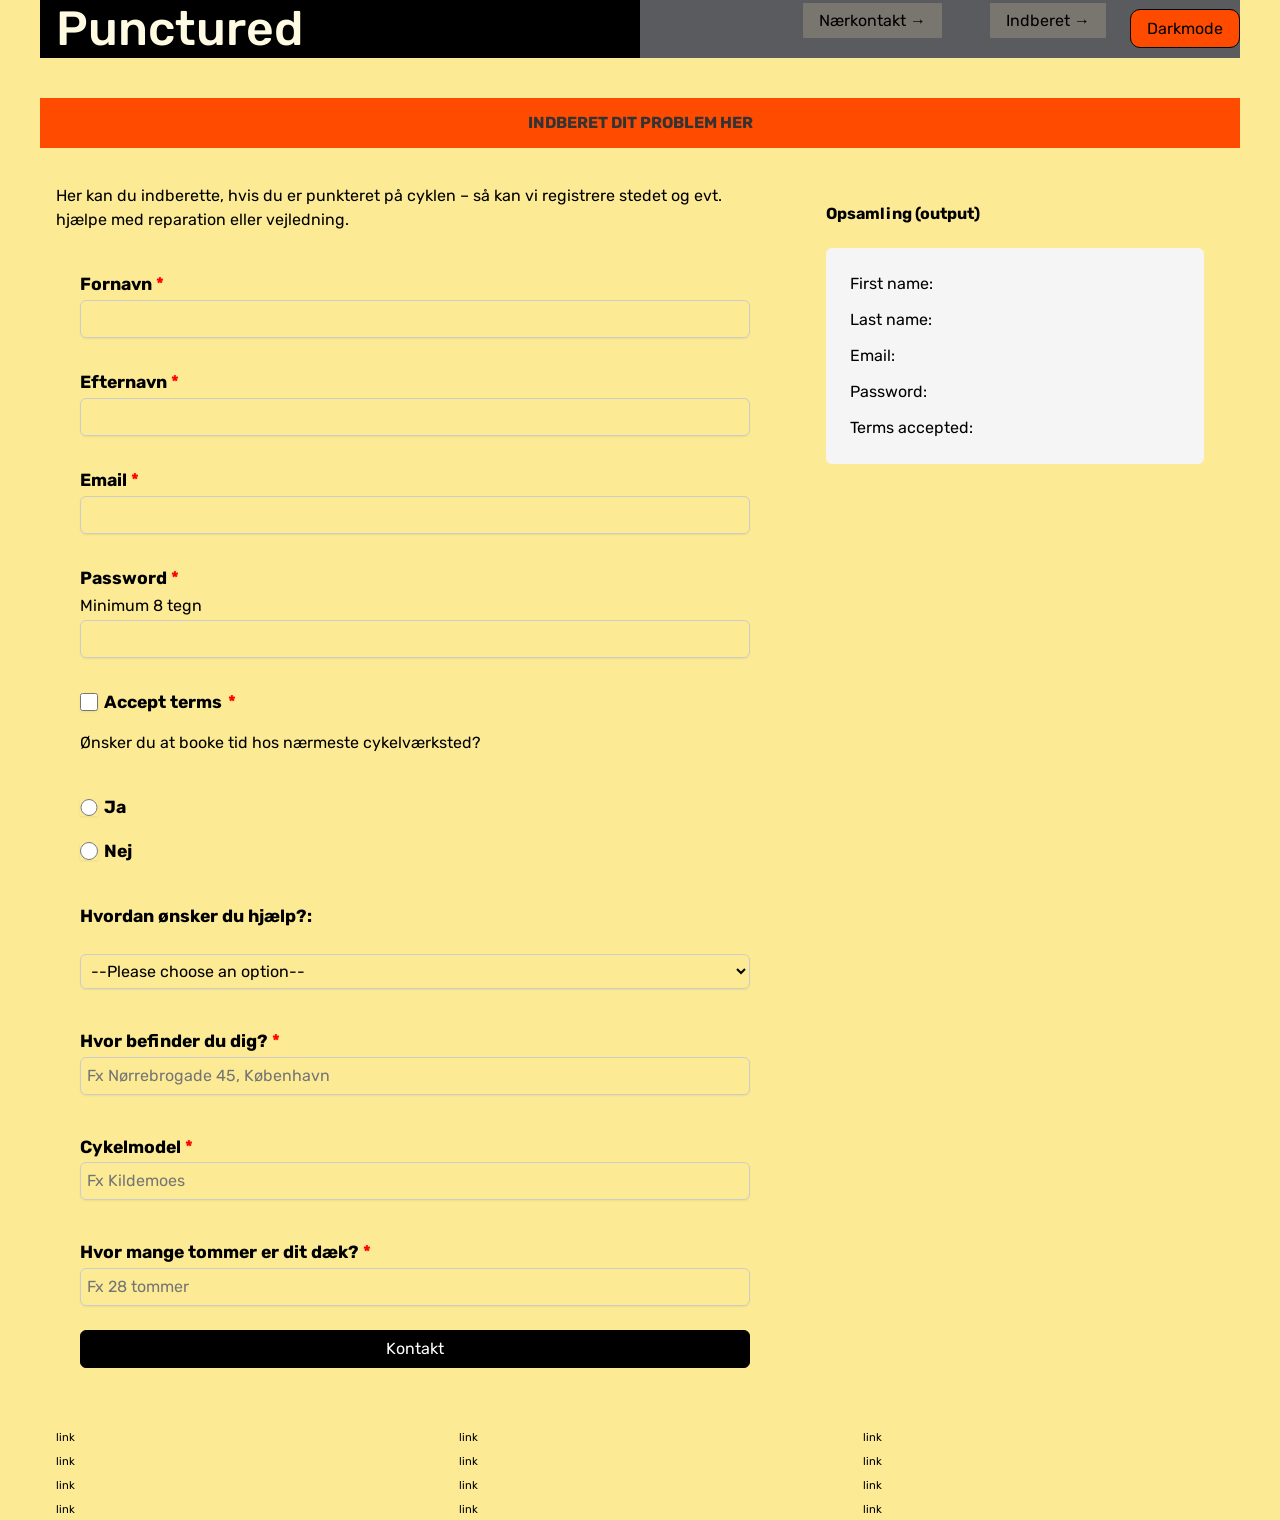
<file: register.html>
<!DOCTYPE html>
<html lang="en">
  <head>
    <meta charset="UTF-8" />
    <meta http-equiv="X-UA-Compatible" content="IE=edge" />
    <meta name="viewport" content="width=device-width, initial-scale=1.0" />
    <link rel="stylesheet" href="css/reset.css" />
    <link rel="stylesheet" href="css/custom.css" />
    <link rel="stylesheet" href="css/fonts.css" />
    <link rel="stylesheet" href="css/general.css" />
    <link rel="stylesheet" href="css/layout.css" />
    <link rel="stylesheet" href="css/burger.css" />
    <link rel="stylesheet" href="css/cards.css" />
    <link rel="stylesheet" href="css/forms.css" />
    <link rel="icon" type="image/png" href="img/fav.png" />
    <link rel="stylesheet" href="js/main.js" />
    <title>Emergency Site</title>
  </head>
  <body id="register">
    <header>
      <nav>
        <div id="logotype-wrapper" class="logo">
          <a href="index.html"> Punctured </a>
        </div>
        <ul class="menu">
          <li><a class="menuItem" href="instruction.html">Nærkontakt </a></li>
          <li><a class="menuItem" href="register.html">Indberet</a></li>
          <button id="toggle">Darkmode</button>
        </ul>
        <button class="burger">
          <span class="line"></span>
          <span class="line"></span>
          <span class="line"></span>
        </button>
      </nav>
    </header>

    <main>
      <h1>INDBERET DIT PROBLEM HER</h1>
      <div>
        <p>Her kan du indberette, hvis du er punkteret på cyklen – så kan vi registrere stedet og evt. hjælpe med reparation eller vejledning.</p>

        <form class="form-section">
          <div class="form-group">
            <label for="first_name">Fornavn</label>
            <input type="text" id="first_name" name="first_name" aria-describedby="fname-error" required />
            <p class="error-message" id="fname-error">Please enter a value</p>
          </div>

          <div class="form-group">
            <label for="last_name">Efternavn</label>
            <input type="text" id="last_name" name="last_name" aria-describedby="lname-error" required />
            <p class="error-message" id="lname-error">Please enter a value</p>
          </div>

          <div class="form-group">
            <label for="email">Email</label>
            <input type="email" id="email" name="email" aria-describedby="email-error" required />
            <p class="error-message" id="email-error">Please enter a value</p>
          </div>

          <div class="form-group">
            <label for="password">Password</label>
            <p id="password-instruction">Minimum 8 tegn</p>
            <input type="password" id="password" name="password" aria-describedby="password-instruction password-error" required />
            <p class="error-message" id="password-error">Please enter a value</p>
          </div>

          <div class="form-group">
            <label for="accept_terms">
              <input type="checkbox" id="accept_terms" name="accept_terms" value="yes" aria-describedby="terms-error" required />
              Accept terms
            </label>
            <p class="error-message" id="terms-error">Please tick the box</p>
          </div>

          <section id="form-section">
            <p>Ønsker du at booke tid hos nærmeste cykelværksted?</p>
            <div class="form-group">
              <label>
                <input type="radio" name="punkteret" value="ja" />
                Ja
              </label>
              <label>
                <input type="radio" name="punkteret" value="nej" />
                Nej
              </label>
            </div>

            <label for="pet-select">Hvordan ønsker du hjælp?:</label>

            <select name="pets" id="pet-select">
              <option value="">--Please choose an option--</option>
              <option value="Manual">Guide</option>
              <option value="Cykelværksted">Værksted</option>
              <option value="Support">Kontakt</option>
            </select>

            <div class="form-group">
              <label for="location">Hvor befinder du dig?</label>
              <input type="text" id="location" placeholder="Fx Nørrebrogade 45, København" required />
              <p class="error-message">Udfylds venligst din lokation</p>
            </div>

            <div class="form-group">
              <label for="location2">Cykelmodel</label>
              <input type="text" id="location2" placeholder="Fx Kildemoes" required />
              <p class="error-message">Udfylds venligst din cykelmodel</p>
            </div>

            <div class="form-group">
              <label for="location3">Hvor mange tommer er dit dæk?</label>
              <input type="text" id="location3" placeholder="Fx 28 tommer" required />
              <p class="error-message">Udfyld venligst tommer</p>
            </div>

            <button type="submit">Kontakt</button>
          </section>
        </form>
      </div>
      <section class="output">
        <h2>Opsamling (output)</h2>
        <div>
          <p>First name: <span id="first_name_output"></span></p>
          <p>Last name: <span id="last_name_output"></span></p>
          <p>Email: <span id="email_output"></span></p>
          <p>Password: <span id="password_output"></span></p>
          <p>Terms accepted: <span id="terms_output"></span></p>
        </div>
      </section>
    </main>
    <footer>
      <nav class="some">
        <ul>
          <li><a href="">link</a></li>
          <li><a href="">link</a></li>
          <li><a href="">link</a></li>
          <li><a href="">link</a></li>
        </ul>
      </nav>
      <nav class="another">
        <ul>
          <li><a href="">link</a></li>
          <li><a href="">link</a></li>
          <li><a href="">link</a></li>
          <li><a href="">link</a></li>
        </ul>
      </nav>
      <nav class="yetanother">
        <ul>
          <li><a href="">link</a></li>
          <li><a href="">link</a></li>
          <li><a href="">link</a></li>
          <li><a href="">link</a></li>
        </ul>
      </nav>
    </footer>
    <script src="js/burger.js"></script>

    <script src="js/main.js"></script>
  </body>
</html>
</file>
<file: css/custom.css>
:root {
  /* Colours */
  --color-bg: light-dark(#fceb94, #76746a); /* page background /*
  /* Header */
  --color-head-bg: light-dark(#ff4b00, #50321eb4);
  --border-radius: 10px;

  /* Logotype */
  --color-logotype-bg: #000000;
  --color-text-logotype: #fffae2;
  --font-logotype-size: 3rem;

  /* Global menu */
  --color-menu-bg: #5a5b5e;
  /* Links */
  --color-link-bg: #78766e;
  --color-link-hover: #fff; /* used */
  --color-link-active: #99958f; /* used */
  --border-radius-links: 1px;

  /* Headlines og rubrik */
  --font-h1-size: 1rem;
  --font-sub1-size: 1rem;
  --font-h2-size: 1rem;
  --font-h3-size: 1rem;
  --color-headline-bg: #4b4545;
  --color-headline-text-page: #42413d;

  /* Tekst */
  --color-text: #000;
  --color-text-inverted: #fff;

  /*  Marginer */
  --margin-head-bottom: 5px;

  /* Borders */
  --border-radius: 5px;

  /* Cards */
  --color-card-bg: light-dark(#fff, #b0b0b0);
  --color-cta-card-bg: light-dark(#ff4b00;, #b24700);

  /* news-cards */
  --color-news-bg: #dbdad4;
  --color-news-bg-inverted: #585a5e;
  --color-cta-newscard-bg: #787473;
  --color-cta-newscard-bg-inverted: #7b7d83;

  /* Fonts */
  --font-family-sans: "Rubik", ui-sans-serif;
  --font-weight-light: 300;
  --font-weight-regular: 400;
  --font-weight-medium: 500;
  --font-weight-bold: 700;

  /* Text sizes */
  --logotype-size: 1rem;
  --headline1-size: 2rem;
  --headline2-size: 1rem;
  --headline3-size: 1rem;
  --bodytext-size: 1rem;
  --cta-text-size: 1rem;
  --followup-text-size: 1rem;
  --form-submit-size: 1rem;

  /* Infographics */
  --color-info-bg: #676161;
  --color-infobox-1-bg: #cfcec6;
  --color-infobox-2-bg: #969995;
}
/* CSS Starter er tilføjet */

html {
  /*
  --color-heading: light-dark(#b24700, #e0d3ff); /* dark: #e0d3ff */
  --color-text: light-dark(#555, #cdc7dc); /* dark: #cdc7dc */
  --color-bg: light-dark(#fff, #222); /* dark: #222 */
  color: var(--color-text);
  background-color: var(--color-bg);

  color-scheme: light;
}
html.dark {
  color-scheme: dark;
}

#toggle {
  padding: 0.4rem 1rem;
  background-color: var(--color-head-bg);
  color: black;
  text-decoration: none;
  width: max-content;
  border-radius: 10px;
}
</file>
<file: css/fonts.css>
@font-face {
  font-family: "Rubik";
  src: url("../fonts/Rubik-VariableFont_wght.woff2") format("woff2-variations"), url("/fonts/Rubik-Regular.woff") format("woff");
  font-weight: 300 700;
  font-style: normal;
}
</file>
<file: css/general.css>
html {
  font-family: var(--font-family-sans);
  color: var(--color-text);
  background-color: var(--color-bg);
}

header {
  height: min-content;
}
#main-disclamer {
  height: 160px;
  background-color: var(--color-head-bg);
  display: flex;
  grid-column: 1 / span 2;
  align-items: center;
  padding-left: 2rem;
  padding-bottom: 2%;
}
.layout-wrapper {
  display: grid;
  grid-template-columns: 2fr 1fr;
  grid-template-rows: auto auto;
  gap: 20px;
}

/*
#main-disclamer-content {
  display: flex;
  column-gap: 1rem;
}
  */

main section {
  padding: 20px;
  border-radius: var(--border-radius);
}

h1 {
  font-size: 2em;
  font: weight 5px;
  color: white;
  margin: 10 px;
  line-height: 1.3rem;
  text-align: center;
}

#instruction h1,
#register h1 {
  margin: 40px 0 20px 0;
  padding: 15px 30px;
  background-color: var(--color-head-bg);
  font-size: var(--font-h2-size);
}

#instruction p {
  grid-column: 1/-1;
  margin-bottom: 20px;
  font-size: var(--font-h2-size);
  line-height: 1.5rem;
}

/*
.sub {
  font-size: var(--font-sub1-size);
  font-weight: var(--font-weight-light);
  color: var(--color-text-inverted);
  margin: 0em;
  padding: 1em;
}
  */

h2 {
  font-size: var(--headline2-size);
}

h3 {
  font-size: var(--headline3-size);
}

main > h1 {
  width: calc(100%);
}

/* NAVIGATION STRUCTURES */
header > nav {
  height: 100%;
  background-color: var(--color-menu-bg);
}

nav ul {
  list-style: none;
}

a {
  font-family: var(--font-family-sans);
}

nav a {
  text-decoration: none;
  color: var(--color-text);
}

/* Måske skal du lave en ny regel for logotype-wrapper, når du har lavet din logotype */
#logotype-wrapper {
  background-color: var(--color-logotype-bg);
  display: flex;
  justify-content: flex-start;
  align-items: center;
  height: 3.6rem;
}

#logotype-wrapper > a {
  color: var(--color-text-logotype);
  font-size: var(--font-logotype-size);
  font-weight: var(--font-weight-medium);
  width: max-content;
  margin-left: 1rem;
}

/* Global menu */
header nav li a {
  margin: 1.5rem;
  background-color: var(--color-link-bg);
  color: var(--color-text);
  font-size: var(--followup-text-size);
  padding: 0.5rem 1rem;
  border-radius: var(--border-radius-links);
}

/* Pilen efter menu-tekst */
header > nav li > a:after {
  content: " \2192";
}

/* Global menu hover effekt - Lav den om til det, du synes */
nav a:hover {
  background-color: var(--color-link-hover);
}

nav a:active {
  background-color: var(--color-link-active);
}

/* FOOTER */
footer a {
  font-size: 0.7rem;
}
.img1 {
  width: 150px;
}
#book:hover {
  filter: brightness(200%);
}
#wheel:hover {
  filter: brightness(200%);
}
#rain:hover {
  filter: brightness(200%);
}
</file>
<file: css/layout.css>
/* LAYOUT FOR MAIN CONTENT */
body {
  display: grid;
  grid-template-rows: auto 1fr auto;
  height: 100vh;
  max-width: 1200px;
  margin: 0 auto;
}

main {
  display: grid;
  grid-template-columns: 1fr 1fr;
  row-gap: 1rem;
}

main > *:not(:first-child) {
  margin: 0 1rem;
}

main {
  grid-template-rows: min-content min-content 1fr min-content;
}

#instruction main {
  grid-template-rows: min-content min-content min-content 1fr min-content;
}
/* LAYOUT FOR HEADER AND FOOTER */
footer {
  display: grid;
  gap: 10px;
}
header nav,
footer nav {
  display: flex;
  justify-content: space-between;
  align-items: center;
}
header nav > * {
  flex: 1;
}
nav ul {
  display: flex;
  justify-content: flex-end;
}
header ul {
  height: 100%;
  width: clamp(175px, 50%, 300px);
}
footer ul {
  flex-direction: column;
  padding-left: 1rem;
}

/* LAYOUT FOR SECTIONS */
#daily,
#breaking {
  display: grid;
}
#daily {
  grid-template-rows: repeat(2, minmax(200px, min-content));
  gap: 1rem;
}
#breaking {
  grid-template-rows: repeat(auto-fit, minmax(50px, min-content));
  gap: 0;
}

@media (width > 600px) {
  #frontpage > main {
    grid-template-columns: 3fr;
    grid-template-rows: auto 1fr auto;
  }
  #instruction > main,
  #register > main {
    grid-template-columns: 5fr 3fr;
    grid-template-rows: auto auto 1fr auto;
  }

  .qr {
    order: 1;
  }

  h1 {
    grid-column: 1 / -1;
  }
  footer {
    grid-template-columns: 1fr 1fr 1fr;
  }
  /*
  main {
    display: grid;
    grid-template-columns: 1fr 1fr;
    row-gap: 1rem;
  }
  main > *:not(:first-child) {
    margin: 0 1rem;
  }

  main {
    grid-template-rows: min-content min-content 1fr min-content;
  }
    */
}
</file>
<file: css/burger.css>
.burger {
  width: 30px;
  height: 20px;
  cursor: pointer;
}

.burger .line {
  display: block;
  width: 100%;
  height: 2px;
  background-color: #333333;
  margin-bottom: 5px;
  transition: 0.2s linear;
}
.burger {
  display: none;
}
@media screen and (width < 800px) {
  .menu {
    display: none;
  }
  .logo {
    flex: 0 0 50vw;
  }
  .burger {
    display: block;
    background-color: transparent;
    border: 0;
    flex: 0 0 auto;
    margin: 0 20px;
  }
  .burger.active .line:nth-child(1) {
    transform: rotate(45deg) translate(5px, 5px);
    transition: 0.2s linear;
  }
  .burger.active .line:nth-child(2) {
    opacity: 0;
    transition: 0.15s linear;
  }
  .burger.active .line:nth-child(3) {
    transform: rotate(-45deg) translate(5px, -5px);
    transition: 0.2s linear;
  }
  nav.active .menu {
    display: block;
    background-color: var(--color-menu-bg);
    position: absolute;
    top: 3.6rem;
    right: 0;
    width: clamp(200px, 50vw, 400px);
    z-index: 1;
    opacity: 0.8;
  }
  header > nav li > a:after {
    content: "";
  }
  nav.active .menu li {
    margin: 40px 20px;
    text-align: right;
  }
  nav.active .menu a {
    font-size: 24px;
  }
}
</file>
<file: css/cards.css>
.daily_card {
  background-color: var(--color-card-bg);
  display: grid;
  grid-template-columns: 3fr 5fr;
  gap: 10px;
  padding: 40px 0 40px 20px;
  border-radius: var(--border-radius);
  height: minmax(200px, min-content);
  grid-column: 1;
}
.daily_text {
  display: grid;
  grid-template-rows: repeat(3, min-content);
  gap: 10px;
}
.daily_text h2 {
  background-color: var(--color-headline-bg);
  color: var(--color-text-inverted);
  padding: calc(1.1rem / 1.5) 0 calc(1.1rem / 2) 1rem;
  margin: 0 0 0.5rem 0;
}
.daily_text p {
  padding-right: 2rem;
  margin: 0 0 1rem 0;
}
.daily_text .cta_btn {
  justify-self: left;
  width: 80%;
}
.daily_img {
  width: 100%;
  height: 100%;
  object-fit: cover;
}
.news_card {
  background-color: var(--color-news-bg);
  display: grid;
  grid-template-rows: repeat(min-content);
  gap: 0.4rem;
  padding: 1rem 0;
  height: minmax(300px, min-content);
  grid-column: 2;
}
.news_card:nth-child(2n) {
  background-color: var(--color-news-bg-inverted);
}
.news_card > * {
  padding: 0 1rem;
}
.news_card h3 {
  margin: 0.5rem 0 0 0;
}
.news_card p {
  margin: 0 0 1rem 0;
}
.news_card:first-child:before {
  content: "BREAKING NEWS";
  background-color: var(--color-headline-bg);
  color: white;
  font-size: var(--font-h3-size);
  font-weight: var(--font-weight-medium);
  text-align: center;
  line-height: 1rem;
  padding: calc(1.1rem / 1.5) 0 calc(1.1rem / 2) 0;
}
.news_card:first-child {
  border-radius: var(--border-radius) var(--border-radius) 0 0;
}
.news_card:last-child {
  border-radius: 0 0 var(--border-radius) var(--border-radius);
}

.news_card .cta_btn {
  justify-self: center;
}
.cta_btn {
  display: inline-block;
  padding: 0.4rem 1rem;
  background-color: #ff4b00;
  color: #000000;
  text-decoration: none;
  width: max-content;
  border-radius: 10px;
  border-color: #000000;
}
.news_card .cta_btn {
  background-color: var(--color-cta-newscard-bg);
}
.news_card:nth-of-type(2n) .cta_btn {
  background-color: var(--color-cta-newscard-bg-inverted);
  color: var(--color-text);
}
.cta_btn:after {
  content: "\2192";
  margin-left: 1rem;
}
</file>
<file: css/popover.css>
[popover] {
  padding: 1rem;
  max-width: 50ch;
  max-height: 50ch;
  margin: auto;
  line-height: 1.5;
}

::backdrop {
  background: #0008;
}

:popover-open {
  display: grid;
}

@starting-style {
  :popover-open {
    opacity: 0;
    rotate: 360deg;
    transition: 0.5s allow-discrete;
  }
}
p {
  margin: 1em;
  padding: 1em;
  max-width: 30ch;
}
/*
ul {
  margin: 2em;
  padding: 2em;
  max-width: 40ch;
}
  */

ol {
  margin: 1em;
  padding: 1em;
  max-width: 30ch;
}

/*
:popover-open {
  opacity: 1;
  rotate: none;
}
  */
</file>
<file: css/infographic.css>
#head-txt {
  fill: rgb(54, 54, 54);
}
.info-graphic,
.info-text {
  background-color: var(--color-info-bg);
  padding: 20px 0;
}
.info-graphic {
  border-radius: 0;
  margin: 60px auto 80px auto;
}
.info-text h2 {
  line-height: 3rem;
  text-align: center;
  background-color: var(--color-headline-bg);
  color: var(--color-headline-text-page);
  margin-bottom: 1rem;
}
.info-text h3 {
  font-size: 0.8rem;
  line-height: 0.8rem;
  font-weight: 600;
  margin: 0;
  padding: 0;
}
.info-text > *:not(:first-child) {
  margin: 0 clamp(1rem, 10%, 7rem);
}
.info-text p {
  font-size: 0.8rem;
  line-height: 1.3;
  margin: 0 0 1.2rem 0;
  padding: 0;
}
.info-box {
  padding: 1.5rem 1rem 0.5rem 1rem;
  background-color: var(--color-infobox-1-bg);
}
.info-box:nth-of-type(2n) {
  background-color: var(--color-infobox-2-bg);
}
#book: :hover {
  filter: brigh;
}
</file>
<file: css/forms.css>
#webform {
  background-color: var(--form-background-color);
}

#form-section,
#form-summary {
  background-color: var(--info-background-color);
  padding: 0;
}
#form-summary h2 {
  line-height: 3rem;
  text-align: center;
  background-color: var(--headline-bg-color-inverted);
  color: var(--headline-color-inverted);
  padding-top: 5px;
}
#form-summary h3 {
  font-size: 0.8rem;
  line-height: 0.8rem;
  font-weight: 600;
  margin: 0;
  padding: 0;
}

#form-summary > *:not(:first-child) {
  margin: 0 clamp(1rem, 10%, 7rem);
}
#form-summary p {
  font-size: 0.8rem;
  line-height: 1.3;
  margin: 0 0 1.2rem 0;
  padding: 0;
}

/*Tilføj denne for forms ser korrekt ud
main {
  max-width: 600px;
  background: white;
  padding: 25px;
  border-radius: 12px;
  box-shadow: 0 2px 6px rgba(0, 0, 0, 0.1);
  margin: auto;
}
  */

h1 {
  color: #333;
  text-align: center;
}
label {
  display: block;
  margin-top: 15px;
  font-weight: bold;
}
input,
select,
textarea {
  border: 1px solid #ccc;
  padding: 0.25rlh;
  border-radius: 6px;
  box-shadow: 0px 1px 2px #0001;
}
button {
  border: 1px solid #000;
  background-color: #000;
  color: #fff;
  border-radius: 6px;
  padding: 0.25rlh 0.5rlh;
  cursor: pointer;
}
button:hover {
  background-color: #005dc0;
}

.hidden {
  display: none;
}
.result {
  background: #e6f7e6;
  padding: 10px;
  border-left: 4px solid #4caf50;
  margin-top: 20px;

  form {
    display: grid;
    gap: 1rlh;
    padding: 1rlh;
  }

  .form-group {
    /* display: grid; */
    gap: 0.1rlh;
  }

  label:has(input) {
    display: flex;
    align-items: center;
    gap: 0.25rlh;
    justify-self: start;
  }
}

/* Pseudo-classes */
:focus-visible {
  /* virker til både knapper og input-felter, select, textarea, links mm. */
  outline: 2px solid slateblue;
  outline-offset: 1px;
}
/* Hover-styles */
button:hover {
  background: #ffffff;
}
/* Active-styles (imens man klikker) */
button:active {
  scale: 0.98;
}

/* Valideringsregler */
/* Skjul fejlmeddelelsen som standard */
.error-message {
  display: none;
}
.form-group:has(:required) {
  label::after {
    content: " *";
    color: red;
  }
}
/* Tilføj rød kant omkring input-feltet, hvis det er ugyldigt */
.form-group:has(:user-invalid) {
  input {
    outline: 3px solid #f005;
    border-color: darkred;
  }
  /* Vis fejlmeddelelsen, hvis feltet er ugyldigt */
  .error-message {
    display: block;
  }
}
.dropdown-box {
  display: flex;
  flex-direction: column;
  gap: 5px;
  margin-bottom: 20px;
}

label {
  font-weight: bold;
  font-size: 1.1rem;
}

.dropdown {
  position: relative;
  width: 100%;
}

/* --- Knappen der ligner dine inputfelter --- */
.dropdown-btn {
  background-color: #ffffff; /* gylden farve som dit tema */
  border: none;
  color: black;
  font-weight: bold;
  font-size: 1rem;
  padding: 12px 16px;
  width: 100%;
  text-align: left;
  border-radius: 6px;
  cursor: pointer;
}

.dropdown-btn:hover {
  background-color: #fffcfc;
  border-color: #000;
  border-bottom: #000;
}

/* --- Selve dropdown-listen --- */
.dropdown-content {
  display: none;
  position: absolute;
  background-color: #fff9e6; /* samme tone som dine felter */
  box-shadow: 0 4px 8px rgba(0, 0, 0, 0.15);
  border-radius: 6px;
  top: 100%;
  left: 0;
  width: 100%;
  z-index: 10;
  padding: 10px 0;
}

.dropdown-content p {
  padding: 10px 16px;
  margin: 0;
  color: #333;
  font-weight: 600;
  cursor: pointer;
}

.dropdown-content p:hover {
  background-color: #ffe27a;
}

/* --- Vis dropdown på hover --- */
.dropdown:hover .dropdown-content {
  display: block;
}
input {
  border: 1px solid #ccc;
  padding: 0.25rlh;
  border-radius: 6px;
  box-shadow: 0px 1px 2px #0001;
}

button {
  border: 1px solid #000;
  background-color: #000;
  color: #fff;
  border-radius: 6px;
  padding: 0.25rlh 0.5rlh;
  cursor: pointer;
}

.error-message {
  color: darkred;
}

/* Form layout 
*/
form {
  display: grid;
  gap: 1rlh;
  padding: 1rlh;
}
.form-group {
  display: grid;
  grid-column: 1/2;
  gap: 0.1rlh;
}

label:has(input) {
  display: flex;
  grid-template-columns: 1fr 1fr 1fr;
  align-items: center;
  gap: 0.25rlh;
  justify-self: start;
}

/* Pseudo-classes */
:focus-visible {
  /* virker til både knapper og input-felter, select, textarea, links mm. */
  outline: 2px solid slateblue;
  outline-offset: 1px;
}
/* Hover-styles */
button:hover {
  background: #222;
}
/* Active-styles (imens man klikker) */
button:active {
  scale: 0.98;
}

/* Valideringsregler */
/* Skjul fejlmeddelelsen som standard */
.error-message {
  display: none;
}
.form-group:has(:required) {
  label::after {
    content: " *";
    color: red;
  }
}
/* Tilføj rød kant omkring input-feltet, hvis det er ugyldigt */
.form-group:has(:user-invalid) {
  input {
    outline: 3px solid #f005;
    border-color: darkred;
  }
  /* Vis fejlmeddelelsen, hvis feltet er ugyldigt */
  .error-message {
    display: block;
  }
}

section {
  display: grid;
  gap: 1rlh;
  align-content: start;
}

.output div {
  background: #f5f5f5;
  padding: 1rlh;
  border-radius: 6px;
  display: grid;
  gap: 0.5rlh;
}
.form-section {
  display: grid;
  gap: 1rem;
}
/*
.form-grid {
  display: grid;
  grid-template-columns: 1fr 1fr; /* venstre og højre side */

.output-section {
  background-color: #f9f9f9;
  padding: 1rem;
  border-radius: 8px;
}
</file>
